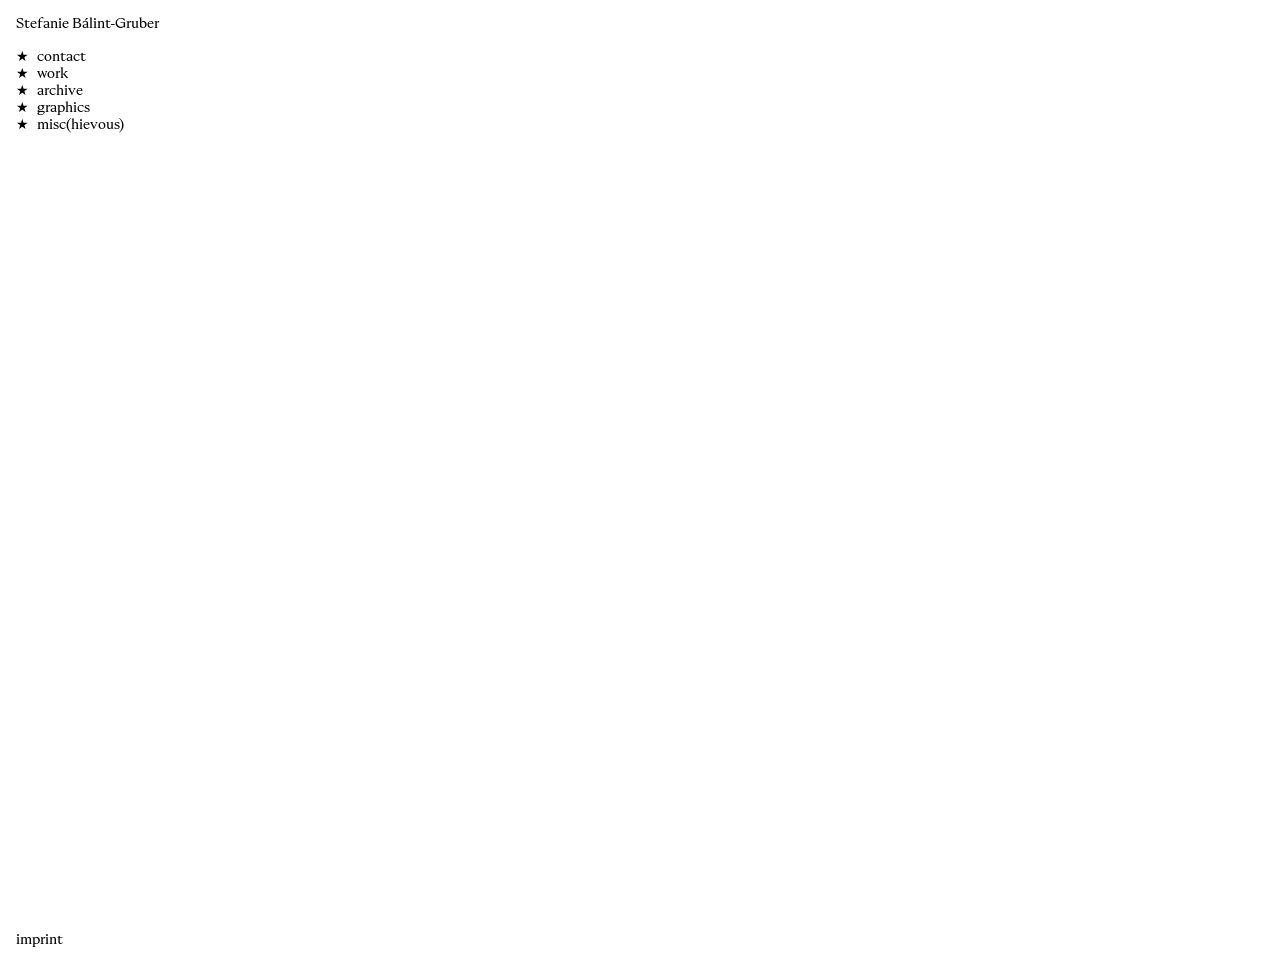
<file: index.html>
<!DOCTYPE html>
<html lang="de">
<head>
  <meta charset="UTF-8" />
  <meta name="viewport" content="width=device-width, initial-scale=1.0" />
  <title>Stefanie Bálint-Gruber</title>
  <link rel="stylesheet" href="style.css" />
  <link rel="icon" type="image/png" href="star.png" />
</head>
<body>

  <div class="page-content">
    <p>Stefanie Bálint-Gruber</p>

    <ul class="nav-list">
      <li><a href="contact.html">contact</a></li>
      <li><a href="work.html">work</a></li>
      <li><a href="archive.html">archive</a></li>
      <li><a href="graphics.html">graphics</a></li>
      <li><a href="misc.html">misc(hievous)</a></li>
      <!--<li><a href="letters.html">letters</a></li>-->
    </ul>
  </div>

  <div class="imprint">
    <a href="imprint.html">imprint</a>
  </div>

</body>
</html>
</file>
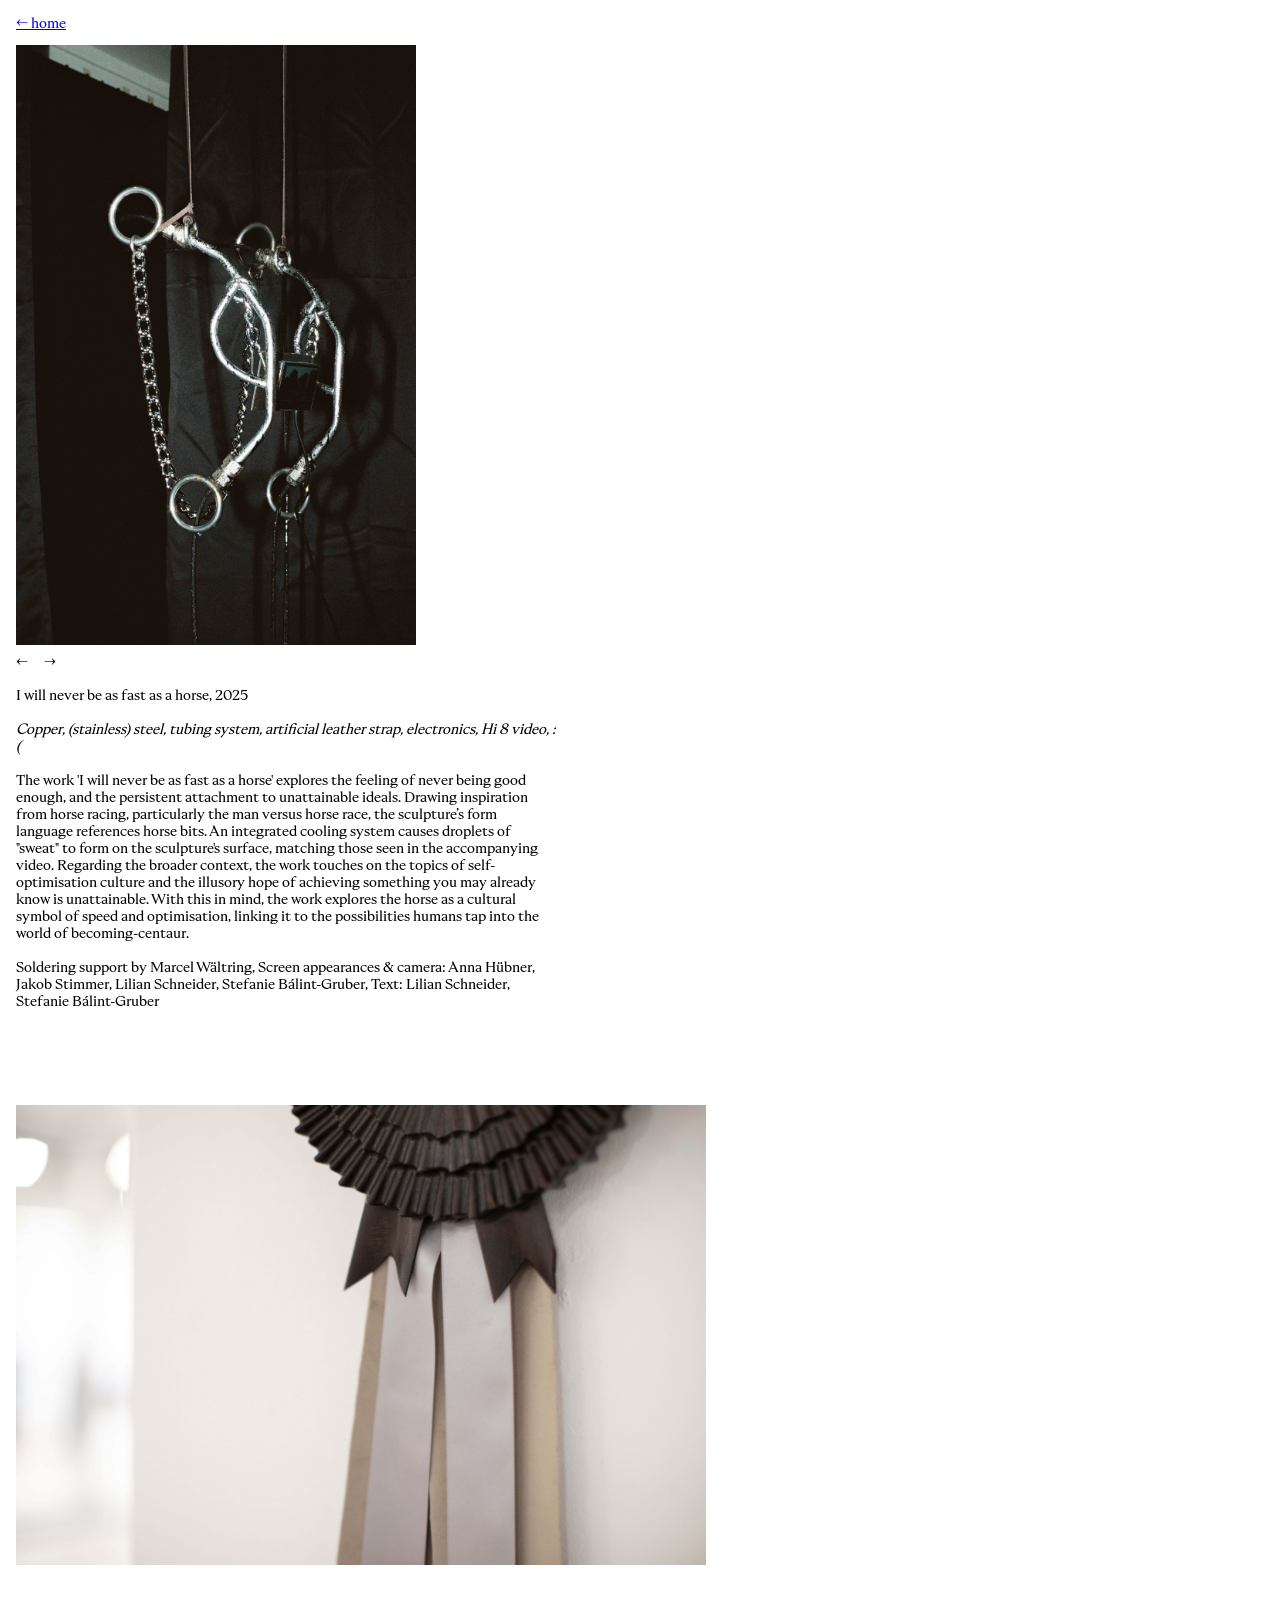
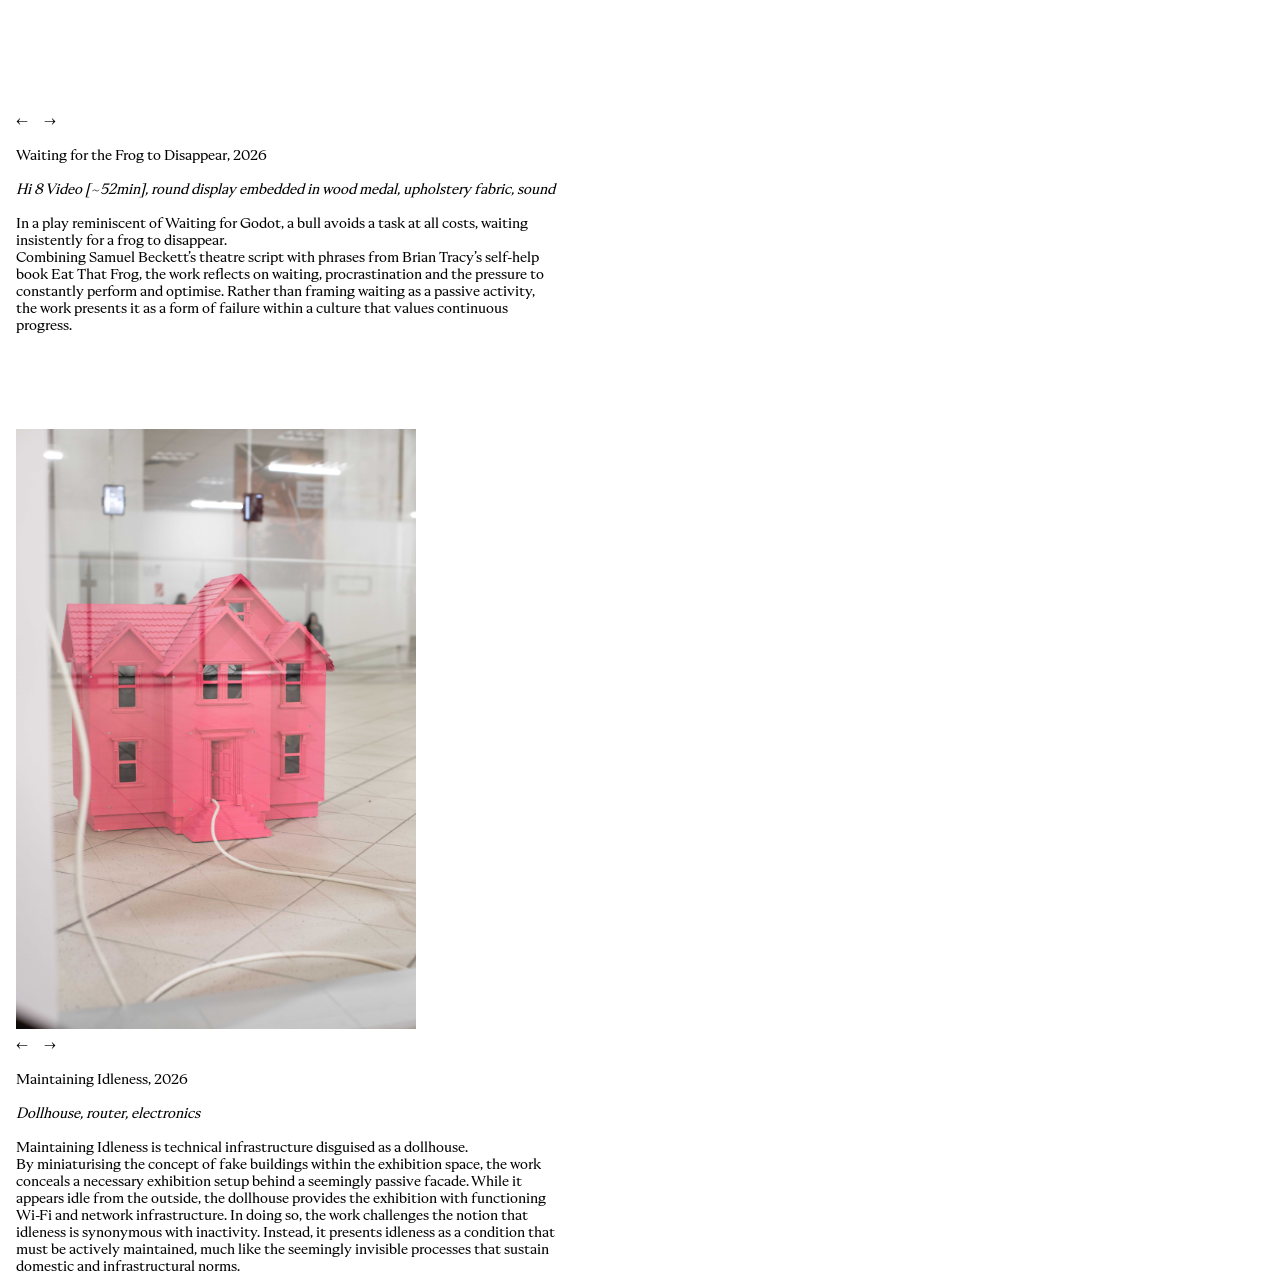
<file: archive.html>
<!DOCTYPE html>
<html lang="de">
<head>
  <meta charset="UTF-8" />
  <meta name="viewport" content="width=device-width, initial-scale=1.0" />
  <meta name="robots" content="noindex, nofollow" />
  <title>archive</title>
  <link rel="stylesheet" href="style.css" />
  <link rel="icon" type="image/png" href="star.png" />
  <script src="carousel.js" defer></script>
</head>
<body>

  <div class="page-content">
    <p><a href="index.html">← home</a></p>

    <article class="project">

      <div class="carousel">
        <div class="slides">
          <img src="images/I_will_never_be_as_fast_as_a_horse/horse1.jpg" alt="I will never be as fast as a horse, view 1" loading="lazy" />
          <img src="images/I_will_never_be_as_fast_as_a_horse/horse2.jpg" alt="I will never be as fast as a horse, view 2" loading="lazy" />
          <img src="images/I_will_never_be_as_fast_as_a_horse/horse3.jpg" alt="I will never be as fast as a horse, view 3" loading="lazy" />
          <img src="images/I_will_never_be_as_fast_as_a_horse/horse4.jpg" alt="I will never be as fast as a horse, view 4" loading="lazy" />
          <img src="images/I_will_never_be_as_fast_as_a_horse/horse5.jpg" alt="I will never be as fast as a horse, view 5" loading="lazy" />
          <img src="images/I_will_never_be_as_fast_as_a_horse/horse6.jpg" alt="I will never be as fast as a horse, view 6" loading="lazy" />
          <img src="images/I_will_never_be_as_fast_as_a_horse/horse7.jpg" alt="I will never be as fast as a horse, view 7" loading="lazy" />
          
          <!-- <video src="videos/project-1.mp4" controls playsinline preload="metadata"></video> -->
          
        </div>
        <div class="carousel-nav">
          <button class="prev" aria-label="previous">←</button>
          <!--<span class="counter"></span>-->
          <button class="next" aria-label="next">→</button>
        </div>
      </div>

      <div class="text-block">
        <p>
          I will never be as fast as a horse, 2025<br />
          <br />
          <em>Copper, (stainless) steel, tubing system, artificial leather strap, electronics, Hi 8 video, :(</em><br />
          <br />
          The work 'I will never be as fast as a horse' explores the feeling of never being good enough, and the persistent attachment to unattainable ideals. Drawing inspiration from horse racing, particularly the man versus horse race, the sculpture’s form language references horse bits. An integrated cooling system causes droplets of "sweat" to form on the sculpture's surface, matching those seen in the accompanying video.
          Regarding the broader context, the work touches on the topics of self-optimisation culture and the illusory hope of achieving something you may already know is unattainable. With this in mind, the work explores the horse as a cultural symbol of speed and optimisation, linking it to the possibilities humans tap into the world of becoming-centaur. <br />
          <br />
          Soldering support by Marcel Wältring, Screen appearances & camera: Anna Hübner, Jakob Stimmer, Lilian Schneider, Stefanie Bálint-Gruber, Text: Lilian Schneider, Stefanie Bálint-Gruber
        </p>
      </div>
    </article>
    
    <article class="project">

      <div class="carousel">
        <div class="slides">
          <img src="images/waiting_for_the_frog_to_disappear/frog1.jpg" alt="Waiting for the frog to disappear, view 1" loading="lazy" />
          <img src="images/waiting_for_the_frog_to_disappear/frog2.jpg" alt="Waiting for the frog to disappear, view 2" loading="lazy" />
          <img src="images/waiting_for_the_frog_to_disappear/frog3.jpg" alt="Waiting for the frog to disappear, view 3" loading="lazy" />
          <img src="images/waiting_for_the_frog_to_disappear/frog4.jpg" alt="Waiting for the frog to disappear, view 4" loading="lazy" />
        </div>
        <div class="carousel-nav">
          <button class="prev" aria-label="previous">←</button>
          <!--<span class="counter"></span>--> 
          <button class="next" aria-label="next">→</button>
        </div>
      </div>
      
      <div class="text-block">
        <p>
          Waiting for the Frog to Disappear, 2026<br />
          <br />
          <em>Hi 8 Video [~52min], round display embedded in wood medal, upholstery fabric, sound</em><br />
          <br />
          In a play reminiscent of Waiting for Godot, a bull avoids a task at all costs, waiting insistently for a frog to disappear.<br />
          Combining Samuel Beckett’s theatre script with phrases from Brian Tracy’s self-help book Eat That Frog, the work reflects on waiting, procrastination and the pressure to constantly perform and optimise.
          Rather than framing waiting as a passive activity, the work presents it as a form of failure within a culture that values continuous progress.
        </p>
      </div>
    </article>

    <article class="project">

      <div class="carousel">
        <div class="slides">
          <img src="images/maintaining_idleness/house1.jpg" alt="Maintaining idleness, view 1" loading="lazy" />
          <img src="images/maintaining_idleness/house2.jpg" alt="Maintaining idleness, view 2" loading="lazy" />
          <img src="images/maintaining_idleness/house3.jpg" alt="Maintaining idleness, view 3" loading="lazy" />
          <img src="images/maintaining_idleness/house4.jpg" alt="Maintaining idleness, view 4" loading="lazy" />
          <img src="images/maintaining_idleness/house5.jpg" alt="Maintaining idleness, view 5" loading="lazy" />
        </div>
        <div class="carousel-nav">
          <button class="prev" aria-label="previous">←</button>
          <!--<span class="counter"></span>--> 
          <button class="next" aria-label="next">→</button>
        </div>
      </div>
      
      <div class="text-block">
        <p>
          Maintaining Idleness, 2026<br />
          <br />
          <em>Dollhouse, router, electronics</em><br />
          <br />
          Maintaining Idleness is technical infrastructure disguised as a dollhouse. <br />
          By miniaturising the concept of fake buildings within the exhibition space, the work conceals a necessary exhibition setup behind a seemingly passive facade.
          While it appears idle from the outside, the dollhouse provides the exhibition with functioning Wi-Fi and network infrastructure. In doing so, the work challenges the notion that idleness is synonymous with inactivity. Instead, it presents idleness as a condition that must be actively maintained, much like the seemingly invisible processes that sustain domestic and infrastructural norms.
        </p>
      </div>
    </article>
    
  </div>

</body>
</html>
</file>
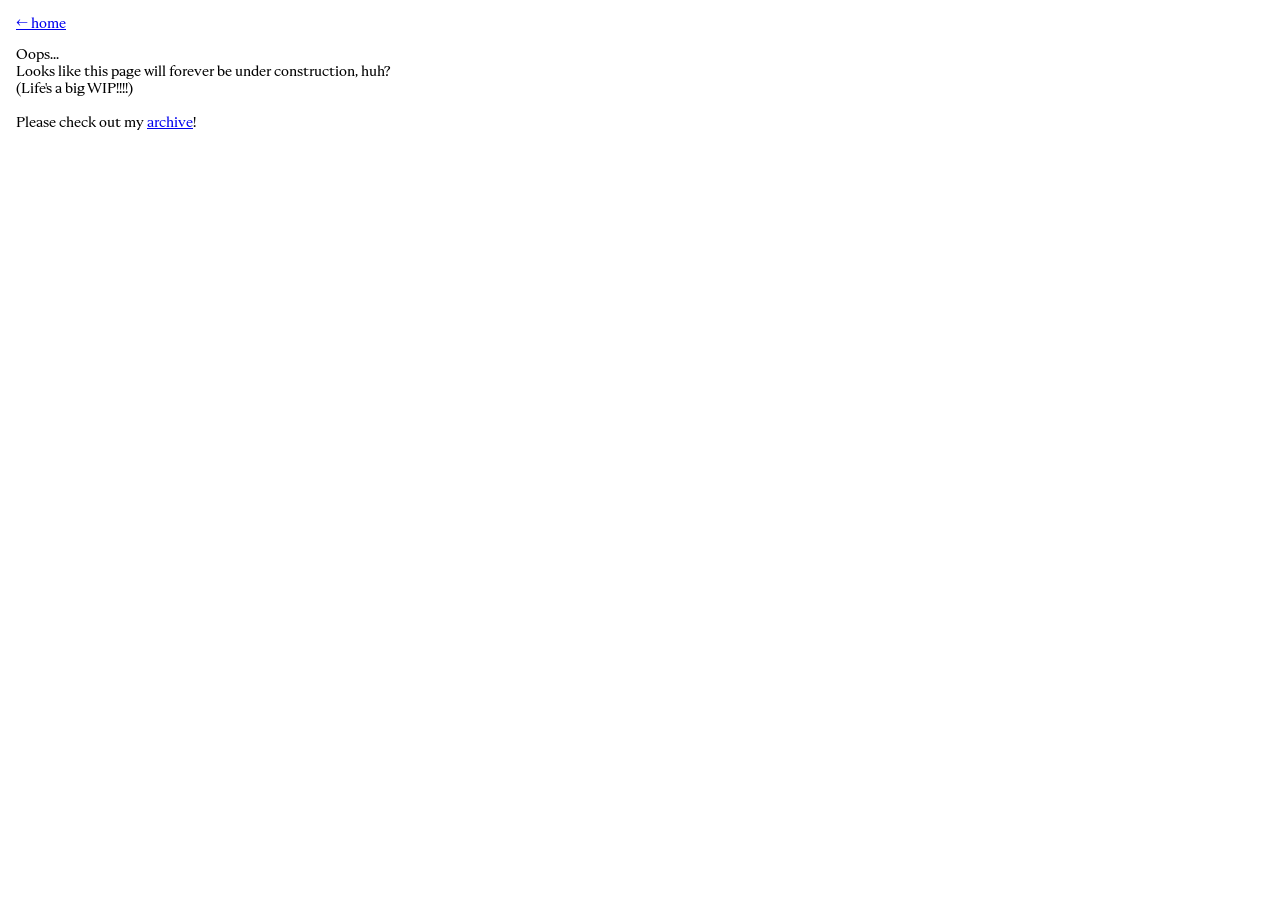
<file: work.html>
<!DOCTYPE html>
<html lang="de">
<head>
  <meta charset="UTF-8" />
  <meta name="viewport" content="width=device-width, initial-scale=1.0" />
  <title>work</title>
  <link rel="stylesheet" href="style.css" />
  <link rel="icon" type="image/png" href="star.png" />
</head>
<body>
  <div class="page-content">
    <p><a href="index.html">← home</a></p>
    <p>
      Oops... <br />
      Looks like this page will forever be under construction, huh? <br />
      (Life's a big WIP!!!!) <br />
      <br />
      Please check out my <a href="archive.html">archive</a>!
    </p>
  </div>
</body>
</html>
</file>
<file: style.css>
@font-face {
  font-family: 'TWKGhost';
  src: url('./Web/TWKGhost-Regular.ttf') format('truetype');
  font-weight: normal;
  font-style: normal;
  font-display: swap;
}

html, body {
  height: 100%;
  margin: 0;
  padding: 0;
}

body {
  font-family: 'TWKGhost', 'Times New Roman', Times, serif;
  font-size: 14px;
}

.page-content {
  min-height: calc(100vh - 4rem);
  margin-left: 1rem;
  padding: 0;
}

h1, h2, h3, h4 {
  font-size: 14px;
  margin-bottom: 0;
  margin-left: 0;
  margin-top: 0.5rem;
}

.caption {
  font-size: 14px;
}

.text-button-wrap {
  display: flex;
  flex-direction: row;
  align-items: center;
  gap: 2rem;
  margin-bottom: 2rem;
}

.text-content {
  max-width: 55ch;
}

.button-content img {
  width: 150px;
  height: 47px;
}

.video-gallery video {
  max-width: 100%;
  height: auto;
  display: block;
  margin-bottom: 1rem;
}

.underline-link {
  text-decoration: underline;
  color: #0000EE;
}

.nav-list {
  list-style: none;
  padding: 0;
  margin-top: 1rem;
}

.nav-list li::before {
  content: "★";
  color: #000;
  margin-right: 0.5rem;
}

.nav-list a {
  text-decoration: none;
  color: inherit;
}

.nav-list a:hover {
  text-decoration: underline;
}

.text-block {
  max-width: 60ch;
  margin-top: 1rem;
}

.imprint {
  padding: 1rem;
  margin-top: 4rem;
  font-size: 14px;
  text-align: left;
}

.imprint a {
  color: inherit;
  text-decoration: none;
}

.imprint a:hover {
  text-decoration: underline;
}

/* Layout Text & Bild */
.about-layout {
  display: flex;
  flex-wrap: wrap;
  gap: 3rem;
  align-items: flex-start;
  margin-top: 1.5rem;
}

.about-layout .text-content {
  flex: 1 1 40%;
  max-width: 55ch;
}

.about-layout .image-content {
  flex: 1 1 55%;
  max-width: 100%;
}

.about-layout .image-content img,
.about-layout .image-content video {
  display: block;
  width: 100%;
  height: auto;
  max-width: 100%;
}

/* Querformat & Hochformat */
.about-layout .image-content img.landscape,
.about-layout .image-content video.landscape,
.about-layout .image-content img.portrait,
.about-layout .image-content video.portrait {
  max-width: 690px;
}

/* Kleines Portraitbild */
.about-layout .image-content img.portrait.small-image {
  max-width: 12.5%;
}

/* Responsive Layout */
@media (max-width: 768px) {
  .text-button-wrap {
    flex-direction: column;
    align-items: flex-start;
  }

  .text-content,
  .about-layout .text-content,
  .about-layout .image-content {
    max-width: 100%;
    flex: 1 1 100%;
  }
}

/* Große Bildschirme/Beamer */
@media (min-width: 1200px) {
  .about-layout .text-content {
    flex: 1 1 40%;
    max-width: 50ch;
  }

  .about-layout .image-content {
    flex: 1 1 55%;
    max-width: 100%;
  }

  .about-layout .image-content img,
  .about-layout .image-content video {
    width: 100%;
  }
}

/* ===========================================
   PROJECT LIST + SLIDESHOW
   =========================================== */

/* the blank space between projects */
.project {
  margin-bottom: 6rem;
}

.project h2 {
  margin-bottom: 1rem;
}

.carousel {
  max-width: 690px;
  margin-right: 1rem;
}

/* Fixed height for every slideshow, so the text never jumps.
   Change 70vh / 600px to make it taller or shorter. */
.slides {
  height: 70vh;
  max-height: 600px;
}

.slides img,
.slides video {
  display: block;
  height: 100%;
  width: auto;
  max-width: 100%;
  object-fit: contain;          /* whole image visible, never cropped */
  object-position: left top;    /* sits at the top left of the box */
}

/* grey stand-in boxes, delete once real images are in */
.slides .placeholder {
  width: 100%;
  height: 100%;
  background: #eee;
  color: #999;
  display: flex;
  align-items: center;
  justify-content: center;
}

.slides > [hidden],
.carousel-nav[hidden] {
  display: none !important;
}

.carousel-nav {
  display: flex;
  align-items: center;
  gap: 1rem;
  margin-top: 0.5rem;
}

.carousel-nav button {
  background: none;
  border: none;
  padding: 0;
  font: inherit;
  color: inherit;
  cursor: pointer;
}

.carousel-nav button:hover {
  text-decoration: underline;
}

/* smaller slideshow on phones */
@media (max-width: 768px) {
  .slides {
    height: 50vh;
  }
}
</file>
